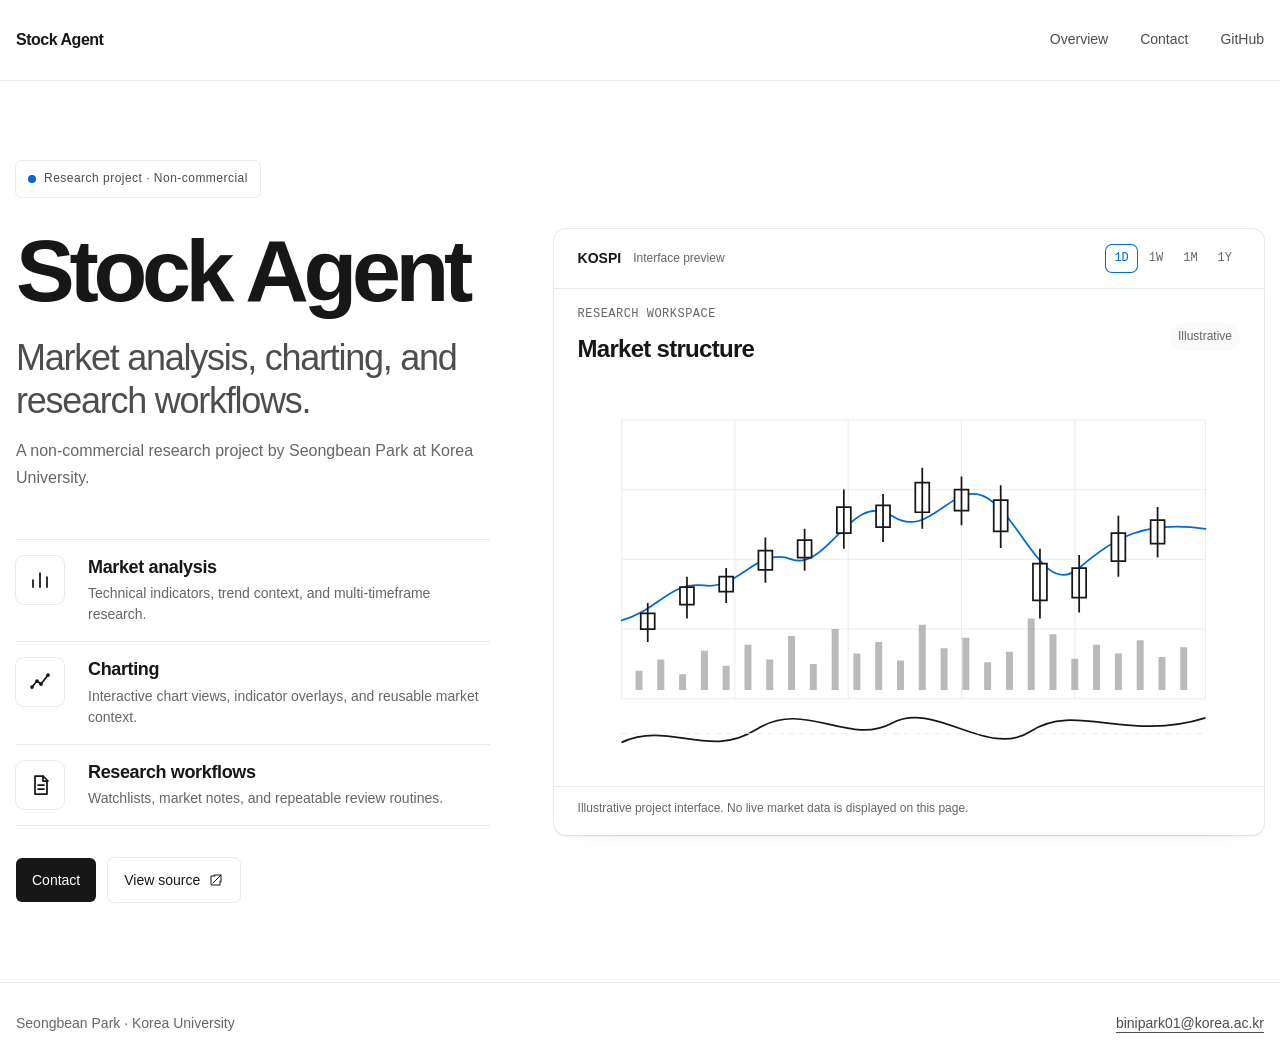
<file: index.html>
<!doctype html>
<html lang="en">
  <head>
    <meta charset="utf-8">
    <meta name="viewport" content="width=device-width, initial-scale=1">
    <title>Stock Agent | Seongbean Park</title>
    <meta name="description" content="Stock Agent is a non-commercial market analysis, charting, and research project by Seongbean Park at Korea University.">
    <link rel="canonical" href="https://binipark01.github.io/">
    <meta property="og:type" content="website">
    <meta property="og:title" content="Stock Agent | Seongbean Park">
    <meta property="og:description" content="Market analysis, charting, and research workflows for a non-commercial research project.">
    <meta property="og:url" content="https://binipark01.github.io/">
    <meta name="twitter:card" content="summary">
    <meta name="theme-color" content="#ffffff">
    <link rel="icon" href="favicon.svg" type="image/svg+xml">
    <link rel="stylesheet" href="styles.css">
    <script type="application/ld+json">
      {
        "@context": "https://schema.org",
        "@type": "WebSite",
        "name": "Stock Agent",
        "url": "https://binipark01.github.io/",
        "description": "A non-commercial market analysis, charting, and research project.",
        "creator": {
          "@type": "Person",
          "name": "Seongbean Park",
          "email": "binipark01@korea.ac.kr",
          "affiliation": {
            "@type": "EducationalOrganization",
            "name": "Korea University",
            "url": "https://www.korea.ac.kr/en/index.do"
          }
        }
      }
    </script>
  </head>
  <body>
    <a class="skip-link" href="#main-content">Skip to content</a>

    <header class="site-header">
      <a class="wordmark" href="#main-content" aria-label="Stock Agent home">Stock Agent</a>
      <nav aria-label="Primary navigation">
        <a href="#overview">Overview</a>
        <a href="mailto:binipark01@korea.ac.kr">Contact</a>
        <a href="https://github.com/binipark01/binipark01.github.io" target="_blank" rel="noreferrer" aria-label="View the Stock Agent source on GitHub in a new tab">GitHub</a>
      </nav>
    </header>

    <main id="main-content" tabindex="-1">
      <section class="hero" id="overview" aria-labelledby="page-title">
        <div class="hero-copy">
          <p class="status"><span aria-hidden="true"></span>Research project · Non-commercial</p>
          <h1 id="page-title">Stock Agent</h1>
          <p class="lead">Market analysis, charting, and research workflows.</p>
          <p class="summary">A non-commercial research project by Seongbean Park at Korea University.</p>

          <section class="capabilities" aria-label="Project capabilities">
            <article class="capability">
              <div class="icon-tile" aria-hidden="true">
                <svg viewBox="0 0 24 24" role="img"><path d="M5 19V12M12 19V5M19 19V9"/></svg>
              </div>
              <div><h2>Market analysis</h2><p>Technical indicators, trend context, and multi-timeframe research.</p></div>
            </article>
            <article class="capability">
              <div class="icon-tile" aria-hidden="true">
                <svg viewBox="0 0 24 24" role="img"><path d="m4 17 5-6 4 3 7-9"/><circle cx="4" cy="17" r="1"/><circle cx="9" cy="11" r="1"/><circle cx="13" cy="14" r="1"/><circle cx="20" cy="5" r="1"/></svg>
              </div>
              <div><h2>Charting</h2><p>Interactive chart views, indicator overlays, and reusable market context.</p></div>
            </article>
            <article class="capability">
              <div class="icon-tile" aria-hidden="true">
                <svg viewBox="0 0 24 24" role="img"><path d="M7 3h8l4 4v14H7z"/><path d="M15 3v5h5M10 12h6M10 16h6"/></svg>
              </div>
              <div><h2>Research workflows</h2><p>Watchlists, market notes, and repeatable review routines.</p></div>
            </article>
          </section>

          <div class="actions">
            <a class="button primary" href="mailto:binipark01@korea.ac.kr">Contact</a>
            <a class="button secondary" href="https://github.com/binipark01/binipark01.github.io" target="_blank" rel="noreferrer" aria-label="View the Stock Agent source on GitHub in a new tab">
              View source
              <svg viewBox="0 0 16 16" aria-hidden="true"><path d="M6 3h7v7M13 3 5 11M12 9v4H3V4h4"/></svg>
            </a>
          </div>
        </div>

        <figure class="chart-card" aria-labelledby="chart-caption">
          <div class="chart-toolbar">
            <div><strong>KOSPI</strong><span>Interface preview</span></div>
            <div class="periods" aria-hidden="true"><span class="selected">1D</span><span>1W</span><span>1M</span><span>1Y</span></div>
          </div>
          <div class="chart-heading">
            <div><span class="eyebrow">Research workspace</span><strong>Market structure</strong></div>
            <span class="preview-label">Illustrative</span>
          </div>
          <svg class="market-chart" viewBox="0 0 760 460" role="img" aria-label="Illustrative market chart preview with candlesticks, volume bars, and an indicator line">
            <g class="grid">
              <path d="M50 40H720M50 120H720M50 200H720M50 280H720M50 360H720"/>
              <path d="M50 40V360M180 40V360M310 40V360M440 40V360M570 40V360M720 40V360"/>
            </g>
            <path class="trend" d="M50 270 C90 260 105 225 145 230 S205 185 245 200 S315 120 360 150 S430 105 470 130 S535 245 575 210 S650 155 720 165"/>
            <g class="candles">
              <path d="M80 250v45M72 262h16v18H72zM125 220v48M117 232h16v20h-16zM170 210v40M162 220h16v17h-16zM215 175v52M207 190h16v22h-16zM260 165v48M252 178h16v20h-16zM305 120v68M297 140h16v30h-16zM350 125v55M342 138h16v25h-16zM395 95v70M387 112h16v34h-16zM440 105v56M432 120h16v24h-16zM485 115v72M477 132h16v36h-16zM530 188v80M522 205h16v42h-16zM575 195v66M567 210h16v34h-16zM620 150v70M612 170h16v32h-16zM665 140v58M657 155h16v27h-16z"/>
            </g>
            <g class="volume">
              <path d="M70 350v-22M95 350v-35M120 350v-18M145 350v-45M170 350v-28M195 350v-52M220 350v-35M245 350v-62M270 350v-30M295 350v-70M320 350v-42M345 350v-55M370 350v-34M395 350v-75M420 350v-48M445 350v-60M470 350v-32M495 350v-44M520 350v-82M545 350v-64M570 350v-36M595 350v-52M620 350v-42M645 350v-57M670 350v-38M695 350v-49"/>
            </g>
            <path class="indicator" d="M50 410 C105 385 150 430 205 395 S310 415 360 388 S470 430 520 397 S630 410 720 382"/>
            <path class="indicator-rule" d="M50 400H720"/>
          </svg>
          <figcaption id="chart-caption">Illustrative project interface. No live market data is displayed on this page.</figcaption>
        </figure>
      </section>
    </main>

    <footer>
      <p>Seongbean Park · Korea University</p>
      <a href="mailto:binipark01@korea.ac.kr">binipark01@korea.ac.kr</a>
    </footer>
  </body>
</html>
</file>
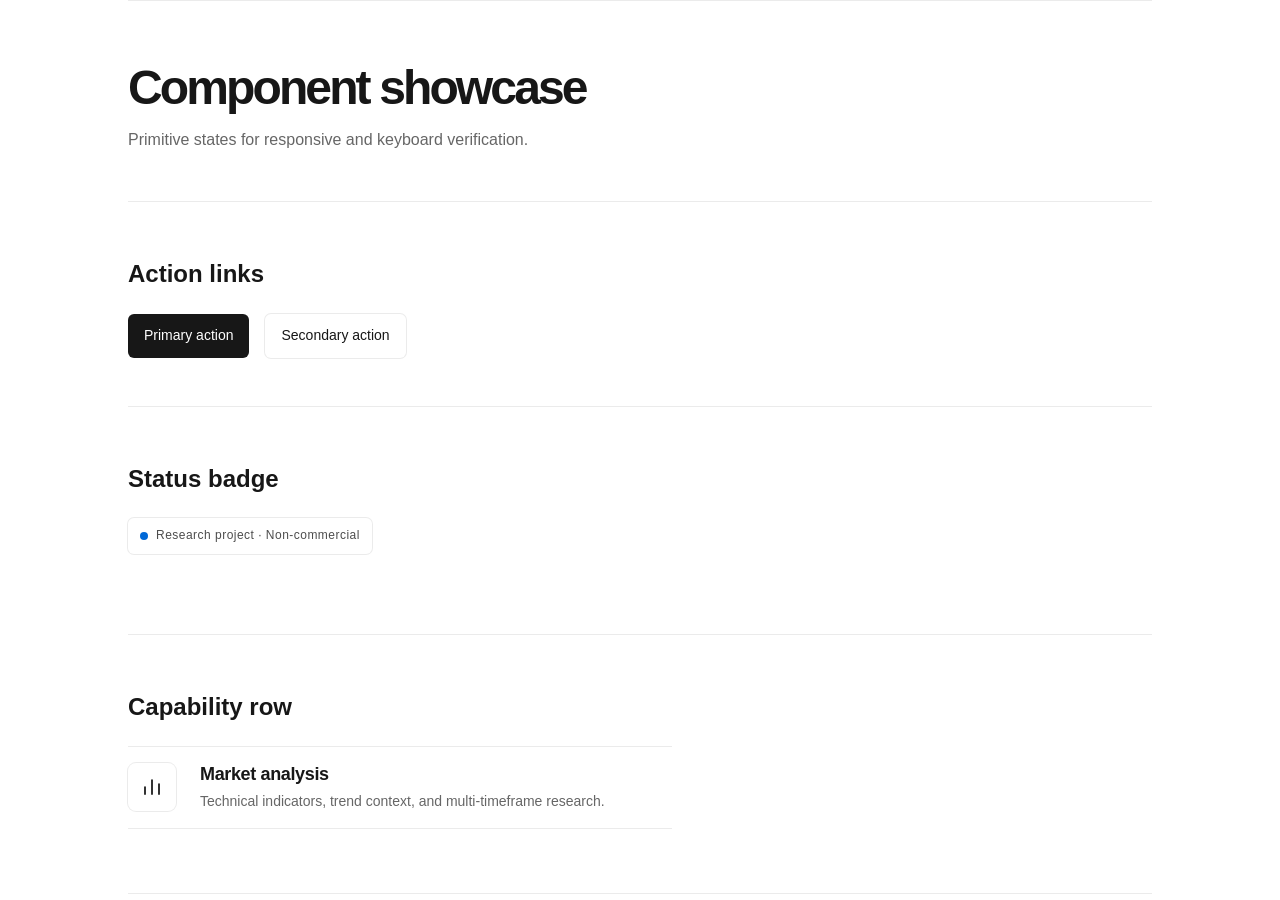
<file: showcase.html>
<!doctype html>
<html lang="en">
  <head>
    <meta charset="utf-8">
    <meta name="viewport" content="width=device-width, initial-scale=1">
    <title>Stock Agent Component Showcase</title>
    <meta name="robots" content="noindex">
    <link rel="icon" href="favicon.svg" type="image/svg+xml">
    <link rel="stylesheet" href="styles.css">
    <style>
      .showcase { width: min(calc(100% - 2rem), 64rem); margin: 0 auto; padding: var(--space-16) 0; }
      .showcase section { margin-top: var(--space-12); padding-top: var(--space-8); border-top: 0.0625rem solid var(--rule); }
      .showcase-row { display: flex; flex-wrap: wrap; gap: var(--space-4); align-items: center; }
      .showcase .capability { max-width: 34rem; }
      .showcase h1 { font-size: 3rem; }
    </style>
  </head>
  <body>
    <main class="showcase">
      <h1>Component showcase</h1>
      <p class="summary">Primitive states for responsive and keyboard verification.</p>
      <section aria-labelledby="actions-title">
        <h2 id="actions-title">Action links</h2>
        <div class="showcase-row">
          <a class="button primary" href="#actions-title">Primary action</a>
          <a class="button secondary" href="#actions-title">Secondary action</a>
        </div>
      </section>
      <section aria-labelledby="status-title">
        <h2 id="status-title">Status badge</h2>
        <p class="status"><span aria-hidden="true"></span>Research project · Non-commercial</p>
      </section>
      <section aria-labelledby="capability-title">
        <h2 id="capability-title">Capability row</h2>
        <article class="capability">
          <div class="icon-tile" aria-hidden="true"><svg viewBox="0 0 24 24"><path d="M5 19V12M12 19V5M19 19V9"/></svg></div>
          <div><h2>Market analysis</h2><p>Technical indicators, trend context, and multi-timeframe research.</p></div>
        </article>
      </section>
    </main>
  </body>
</html>
</file>
<file: styles.css>
:root {
  --surface-canvas: #ffffff;
  --surface-soft: #fafafa;
  --text-strong: #171717;
  --text-body: #4d4d4d;
  --text-muted: #666666;
  --rule: #ebebeb;
  --accent: #0068d7;
  --focus-halo: rgba(0, 104, 215, 0.22);
  --ring: rgba(0, 0, 0, 0.08);
  --shadow-soft: rgba(0, 0, 0, 0.04);
  --space-1: 0.25rem;
  --space-2: 0.5rem;
  --space-3: 0.75rem;
  --space-4: 1rem;
  --space-6: 1.5rem;
  --space-8: 2rem;
  --space-12: 3rem;
  --space-16: 4rem;
  --space-20: 5rem;
  --radius-action: 0.375rem;
  --radius-tile: 0.5rem;
  --radius-card: 0.75rem;
  --font-sans: Arial, "Helvetica Neue", sans-serif;
  --font-mono: "SFMono-Regular", Consolas, "Liberation Mono", monospace;
  --content-max: 80rem;
}

* { box-sizing: border-box; }

html { scroll-behavior: smooth; }

body {
  margin: 0;
  min-width: 20rem;
  background: var(--surface-canvas);
  color: var(--text-strong);
  font-family: var(--font-sans);
  font-size: 1rem;
  line-height: 1.65;
  text-rendering: optimizeLegibility;
}

a { color: inherit; }

.skip-link {
  position: fixed;
  top: var(--space-3);
  left: var(--space-3);
  z-index: 10;
  padding: var(--space-2) var(--space-3);
  border-radius: var(--radius-action);
  background: var(--text-strong);
  color: var(--surface-canvas);
  transform: translateY(-200%);
}

.skip-link:focus { transform: translateY(0); }

.site-header,
footer {
  width: min(calc(100% - 2rem), var(--content-max));
  margin-inline: auto;
}

.site-header {
  display: flex;
  min-height: var(--space-20);
  align-items: center;
  justify-content: space-between;
  gap: var(--space-6);
}

.wordmark {
  font-size: 1rem;
  font-weight: 600;
  letter-spacing: -0.03em;
  text-decoration: none;
}

nav { display: flex; align-items: center; gap: var(--space-8); }

nav a,
footer a {
  color: var(--text-body);
  font-size: 0.875rem;
  font-weight: 500;
  text-decoration-thickness: 0.0625rem;
  text-underline-offset: var(--space-1);
}

nav a { text-decoration: none; }
nav a:hover, footer a:hover { color: var(--text-strong); }

main { border-block: 0.0625rem solid var(--rule); }

.hero {
  display: grid;
  width: min(calc(100% - 2rem), var(--content-max));
  min-height: calc(100dvh - 10rem);
  margin-inline: auto;
  padding-block: clamp(var(--space-12), 7vw, var(--space-20));
  grid-template-columns: minmax(0, 0.8fr) minmax(32rem, 1.2fr);
  align-items: center;
  gap: clamp(var(--space-8), 5vw, var(--space-16));
}

.hero-copy { max-width: 36rem; }

.status {
  display: inline-flex;
  align-items: center;
  gap: var(--space-2);
  margin: 0 0 var(--space-8);
  padding: var(--space-2) var(--space-3);
  border-radius: var(--radius-action);
  box-shadow: 0 0 0 0.0625rem var(--ring);
  color: var(--text-body);
  font-size: 0.75rem;
  font-weight: 500;
  letter-spacing: 0.04em;
}

.status span {
  width: 0.5rem;
  height: 0.5rem;
  border-radius: 50%;
  background: var(--accent);
}

h1 {
  margin: 0;
  font-size: clamp(3rem, 7vw, 5.5rem);
  font-weight: 600;
  letter-spacing: -0.06em;
  line-height: 0.96;
}

.lead {
  max-width: 31rem;
  margin: var(--space-6) 0 0;
  color: var(--text-body);
  font-size: clamp(1.5rem, 3vw, 2.25rem);
  font-weight: 500;
  letter-spacing: -0.035em;
  line-height: 1.18;
}

.summary {
  max-width: 31rem;
  margin: var(--space-4) 0 0;
  color: var(--text-muted);
}

.capabilities { margin-top: var(--space-12); }

.capability {
  display: grid;
  grid-template-columns: var(--space-12) 1fr;
  gap: var(--space-6);
  padding-block: var(--space-4);
  border-top: 0.0625rem solid var(--rule);
}

.capability:last-child { border-bottom: 0.0625rem solid var(--rule); }

.icon-tile {
  display: grid;
  width: var(--space-12);
  height: var(--space-12);
  place-items: center;
  border-radius: var(--radius-tile);
  box-shadow: 0 0 0 0.0625rem var(--ring);
  background: var(--surface-canvas);
}

.icon-tile svg {
  width: var(--space-6);
  fill: none;
  stroke: currentColor;
  stroke-linecap: round;
  stroke-linejoin: round;
  stroke-width: 1.75;
}

.capability h2 {
  margin: 0;
  font-size: 1.125rem;
  font-weight: 600;
  letter-spacing: -0.02em;
  line-height: 1.3;
}

.capability p {
  margin: var(--space-1) 0 0;
  color: var(--text-muted);
  font-size: 0.875rem;
  line-height: 1.5;
}

.actions { display: flex; gap: var(--space-3); margin-top: var(--space-8); }

.button {
  display: inline-flex;
  min-height: 2.75rem;
  align-items: center;
  justify-content: center;
  gap: var(--space-2);
  padding: var(--space-2) var(--space-4);
  border-radius: var(--radius-action);
  font-size: 0.875rem;
  font-weight: 500;
  text-decoration: none;
  transition: transform 150ms ease-out, opacity 150ms ease-out;
}

.button:hover { opacity: 0.82; }
.button:active { transform: scale(0.98); }
.button.primary { background: var(--text-strong); color: var(--surface-canvas); }
.button.secondary { box-shadow: 0 0 0 0.0625rem var(--ring); background: var(--surface-canvas); }
.button svg { width: var(--space-4); fill: none; stroke: currentColor; stroke-linecap: round; stroke-linejoin: round; }

a:focus-visible {
  outline: 0.125rem solid var(--accent);
  outline-offset: var(--space-1);
  box-shadow: 0 0 0 var(--space-1) var(--focus-halo);
}

.chart-card {
  overflow: hidden;
  margin: 0;
  border-radius: var(--radius-card);
  box-shadow: 0 0 0 0.0625rem var(--ring), 0 0.125rem 0.125rem var(--shadow-soft), 0 1rem 2rem -1.5rem var(--ring);
  background: var(--surface-canvas);
}

.chart-toolbar,
.chart-heading {
  display: flex;
  align-items: center;
  justify-content: space-between;
  gap: var(--space-4);
  padding: var(--space-4) var(--space-6);
  border-bottom: 0.0625rem solid var(--rule);
}

.chart-toolbar div:first-child { display: flex; align-items: center; gap: var(--space-3); }
.chart-toolbar strong { font-size: 0.875rem; }
.chart-toolbar span { color: var(--text-muted); font-size: 0.75rem; }
.periods { display: flex; gap: var(--space-1); }
.periods span { padding: var(--space-1) var(--space-2); border-radius: var(--radius-action); font-family: var(--font-mono); }
.periods .selected { color: var(--accent); box-shadow: 0 0 0 0.0625rem var(--accent); }

.chart-heading { border-bottom: 0; padding-bottom: 0; }
.chart-heading div { display: grid; gap: var(--space-1); }
.eyebrow { color: var(--text-muted); font-family: var(--font-mono); font-size: 0.75rem; letter-spacing: 0.04em; text-transform: uppercase; }
.chart-heading strong { font-size: 1.5rem; letter-spacing: -0.03em; }
.preview-label { padding: var(--space-1) var(--space-2); border-radius: 9999px; background: var(--surface-soft); color: var(--text-muted); font-size: 0.75rem; }

.market-chart { display: block; width: 100%; height: auto; padding: var(--space-4) var(--space-6) 0; }
.grid path { fill: none; stroke: var(--rule); stroke-width: 1; }
.trend { fill: none; stroke: var(--accent); stroke-width: 2; stroke-linecap: round; }
.candles { fill: var(--surface-canvas); stroke: var(--text-strong); stroke-width: 2; }
.volume { fill: none; stroke: var(--text-muted); stroke-width: 8; opacity: 0.45; }
.indicator { fill: none; stroke: var(--text-strong); stroke-width: 2; }
.indicator-rule { fill: none; stroke: var(--rule); stroke-width: 1; stroke-dasharray: 6 6; }

figcaption {
  padding: var(--space-3) var(--space-6) var(--space-4);
  border-top: 0.0625rem solid var(--rule);
  color: var(--text-muted);
  font-size: 0.75rem;
}

footer {
  display: flex;
  min-height: var(--space-20);
  align-items: center;
  justify-content: space-between;
  gap: var(--space-6);
  color: var(--text-muted);
  font-size: 0.875rem;
}

footer p { margin: 0; }

@media (max-width: 64rem) {
  .hero { grid-template-columns: 1fr; }
  .hero-copy { max-width: 42rem; }
  .chart-card { width: 100%; max-width: 50rem; }
}

@media (max-width: 48rem) {
  .site-header { min-height: var(--space-16); }
  nav { gap: var(--space-4); }
  nav a:first-child { display: none; }
  .hero { min-height: auto; padding-block: var(--space-12); }
  .status { margin-bottom: var(--space-6); }
  .capabilities { margin-top: var(--space-8); }
  .chart-toolbar, .chart-heading { padding-inline: var(--space-4); }
  .market-chart { padding-inline: var(--space-2); }
  figcaption { padding-inline: var(--space-4); }
  footer { align-items: flex-start; flex-direction: column; justify-content: center; padding-block: var(--space-6); }
}

@media (max-width: 30rem) {
  .site-header, .hero, footer { width: min(calc(100% - 1.5rem), var(--content-max)); }
  nav a { font-size: 0.75rem; }
  .actions { align-items: stretch; flex-direction: column; }
  .periods span:not(.selected) { display: none; }
}

@media (prefers-reduced-motion: reduce) {
  html { scroll-behavior: auto; }
  *, *::before, *::after { transition-duration: 0.01ms !important; }
}
</file>
